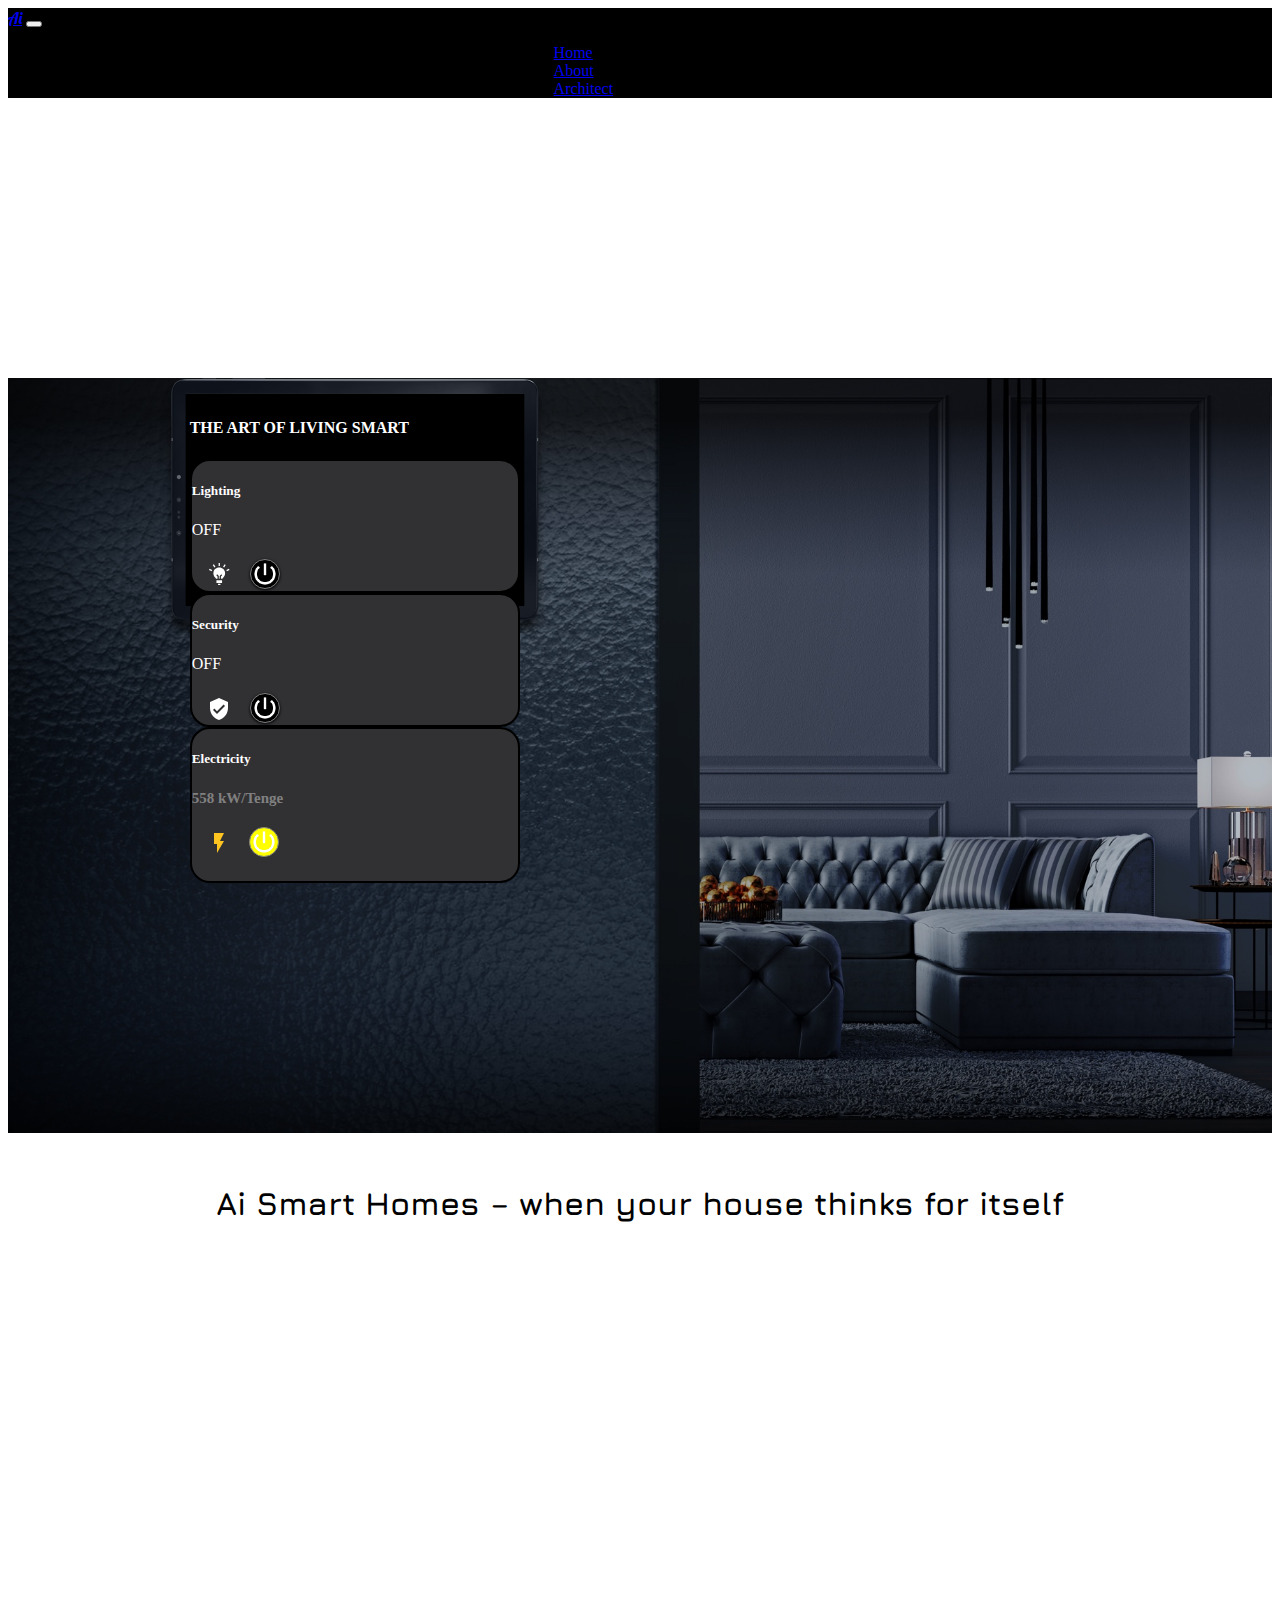
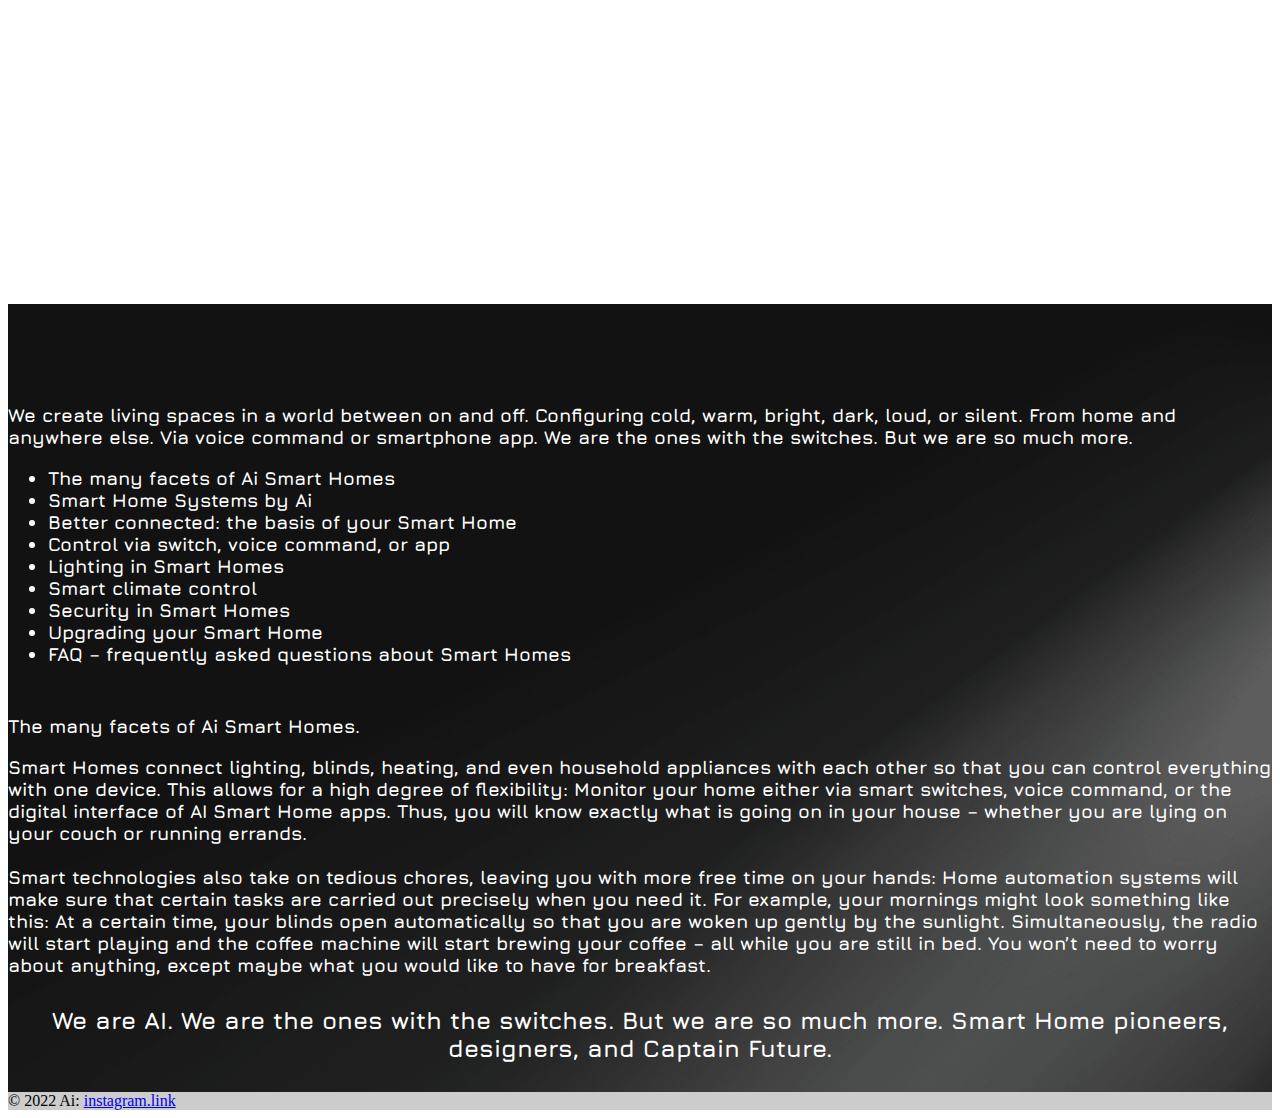
<file: index.html>
<!DOCTYPE html>
<html lang="ru">
<head>
    <meta charset="UTF-8">
    <meta name="viewport" content="width=device-width, initial-scale=1.0">
    <title>Ai</title>
    <link rel="stylesheet" type="text/css" href="style/style.css">
    <link rel="shortcut icon" type="image/jpg" href="img/ailogo.jpg"/>
    <link rel="preconnect" href="https://fonts.googleapis.com">
    <link rel="preconnect" href="https://fonts.gstatic.com" crossorigin>
    <link href="https://fonts.googleapis.com/css2?family=Jura:wght@300&display=swap" rel="stylesheet">
    <link href="https://fonts.googleapis.com/css2?family=Lobster&display=swap" rel="stylesheet">
    <link href="https://cdn.jsdelivr.net/npm/bootstrap@5.0.2/dist/css/bootstrap.min.css" rel="stylesheet" integrity="sha384-EVSTQN3/azprG1Anm3QDgpJLIm9Nao0Yz1ztcQTwFspd3yD65VohhpuuCOmLASjC" crossorigin="anonymous">
    </head>
    <body >
    <header id="header" class="fixed-top">
        <nav class="navbar navbar-expand-lg navbar-dark" style="background-color: black;">
            <div class="container">
                <a href="#" class="navbar-brand">Ai</a>
                <button class="navbar-toggler" type="button" data-bs-toggle="collapse" data-bs-target="#navContent" aria-controls="navContent" aria-expanded="false" aria-label="Toggle navigation">
                    <span class="navbar-toggler-icon"></span>
                </button>
                <div class="collapse navbar-collapse" id="navContent" style="margin-left: 40%;">
                    <ul class="navbar-nav me-auto mb-3 mb-lg-0 ">
                        <li class="nav-item ">
                            <a class="nav-link active" href="index.html">Home</a>
                        </li>
                        <li class="nav-item">
                            <a class="nav-link" href="about.html">About</a>
                        </li>
                        <li class="nav-item">
                            <a class="nav-link" href="architect.html">Architect</a>
                        </li>
                    </ul>
                </div>
            </div>
        </nav>
    </header>

    <div class="container-fluid" id="welcome">
        <div class="row">
            <div class="col-lg-6" style="margin-top:100px;">
                <div id="tablet">
                    <div class="row" id="tablet_content">
                        <div class="col-lg-12">
                            <h4>THE ART OF LIVING SMART</h4>
                        </div>
                        <div class="col-lg-4"  id="tablet_categories">
                            <h5>Lighting</h5>
                            <span class="light_switch">OFF</span>
                            <br>
                            <div class="row" id="button_part">
                                <div class="col-lg-6" id="lamp"></div>
                                <button class="col-lg-6" id="switchlamp" onclick="switchLamp()"></button>
                            </div>
                        </div>
                        <div class="col-lg-4" id="tablet_categories">
                            <h5>Security</h5>
                            <span class="security_status">OFF</span>
                            <br>
                            <div class="row" id="button_part">
                                <div class="col-lg-6" id="securitysvg"></div>
                                <button class="col-lg-6" id="switchsecurity_off" onclick="switchSecurity()"></button>
                            </div>

                        </div>
                        <div class="col-lg-4" id="tablet_categories">
                            <h5>Electricity<h5>
                                <span style="color:gray; font-size: 15px;">558 kW/Tenge</span>
                            <br>
                            <div class="row" id="button_part">
                                <div class="col-lg-6" id="flash"></div>
                                <button class="col-lg-6" id="switch_electricity" onclick="switchElectricity()"><div class="electricity_status" style="display:none;">ON</div></button>
                            </div>

                        </div>
                    </div>
                </div>
            </div>
            <div class="col-lg-6">
                <div class="animation_off">
                    <div class="animation_up animation_1_up "></div>
                    <div class="animation_up animation_2_up"></div>
                    <div class="animation_up animation_3_up"></div>
                    <div class="animation_down animation_1_down"></div>
                    <div class="animation_down animation_2_down"></div>
                    <div class="animation_down animation_3_down"></div>
                    <div class="animation_circle_1 animation_circle_1_1"></div>
                    <div class="animation_circle_1 animation_circle_1_2"></div>
                    <div class="animation_circle_1 animation_circle_1_3"></div>
                    <div class="animation_circle_1 animation_circle_1_4"></div>
                    <div class="animation_circle_1 animation_circle_1_5"></div>
                    <div class="animation_circle_2 animation_circle_1_1"></div>
                    <div class="animation_circle_2 animation_circle_1_2"></div>
                    <div class="animation_circle_2 animation_circle_1_3"></div>
                    <div class="animation_circle_2 animation_circle_1_4"></div>
                    <div class="animation_circle_2 animation_circle_1_5"></div>
                </div>
                <div class="security_alert_1" style="text-align: center;">
                    SECURITY
                    <br>
                    <div class="col-lg-6" id="securitysvg"></div>
                    Security is <span class="security_alert_status">dis</span>abled
                </div>
            </div>
        </div>
    </div>

    <script src="script/script.js"></script>
    <script src="https://code.jquery.com/jquery-3.6.0.slim.min.js" integrity="sha256-u7e5khyithlIdTpu22PHhENmPcRdFiHRjhAuHcs05RI=" crossorigin="anonymous"></script>

    <div class="container-fluid" id="fcontent">
        <h1>Ai Smart Homes – when your house thinks for itself</h1>
    </div>
    <div id="scontent">
    <div class="container" id="about">
        <div class="row" id="row">
            <div class="col-xs-12 col-sm-12 col-me-6 col-lg-6">
               <h3> We create living spaces in a world between on and off. Configuring cold, warm, bright, dark, loud, or silent. From home and anywhere else. Via voice command or smartphone app. We are the ones with the switches. But we are so much more.</h3>
            </div>
            <div class="col-xs-12 col-sm-12 col-me-6 col-lg-6">
                <h3><ul>
                    <li>The many facets of Ai Smart Homes</li>
                    <li>Smart Home Systems by Ai </li>
                    <li>Better connected: the basis of your Smart Home </li>
                    <li>Control via switch, voice command, or app</li>
                    <li>Lighting in Smart Homes </li>
                    <li>Smart climate control </li>
                    <li>Security in Smart Homes </li>
                    <li>Upgrading your Smart Home </li>
                    <li>FAQ – frequently asked questions about Smart Homes</li>
                </ul></h3>
            </div>
        </div>
        <div class="row" id="row">
            <div class="col-xs-12 col-sm-12 col-me-6 col-lg-6">
               <h3>The many facets of Ai Smart Homes.</h3>
            </div>
            <div class="col-xs-12 col-sm-12 col-me-6 col-lg-6">
                <h3>Smart Homes connect lighting, blinds, heating, and even household appliances with each other so that you can control everything with one device. This allows for a high degree of flexibility: Monitor your home either via smart switches, voice command, or the digital interface of AI Smart Home apps. Thus, you will know exactly what is going on in your house – whether you are lying on your couch or running errands. 
                <br><br>
                Smart technologies also take on tedious chores, leaving you with more free time on your hands: Home automation systems will make sure that certain tasks are carried out precisely when you need it. For example, your mornings might look something like this: At a certain time, your blinds open automatically so that you are woken up gently by the sunlight. Simultaneously, the radio will start playing and the coffee machine will start brewing your coffee – all while you are still in bed. You won’t need to worry about anything, except maybe what you would like to have for breakfast.</h3>
            </div>
        </div>
        <h2 class="wai">We are AI. We are the ones with the switches. But we are so much more. Smart Home pioneers, designers, and Captain Future.</h2>
        </div>
    </div>
    





    <footer class="bg-dark text-center text-lg-start">
      <div class="text-center p-3 text-light" style="background-color: rgba(0, 0, 0, 0.2);">
        © 2022 Ai:
        <a class="text-light" href="https://www.instagram.com/aidynazamatov/">instagram.link</a>
      </div>
    </footer>
    <script src="https://cdn.jsdelivr.net/npm/bootstrap@5.0.2/dist/js/bootstrap.bundle.min.js" integrity="sha384-MrcW6ZMFYlzcLA8Nl+NtUVF0sA7MsXsP1UyJoMp4YLEuNSfAP+JcXn/tWtIaxVXM" crossorigin="anonymous"></script>
    
    
</body>
</html>
</file>
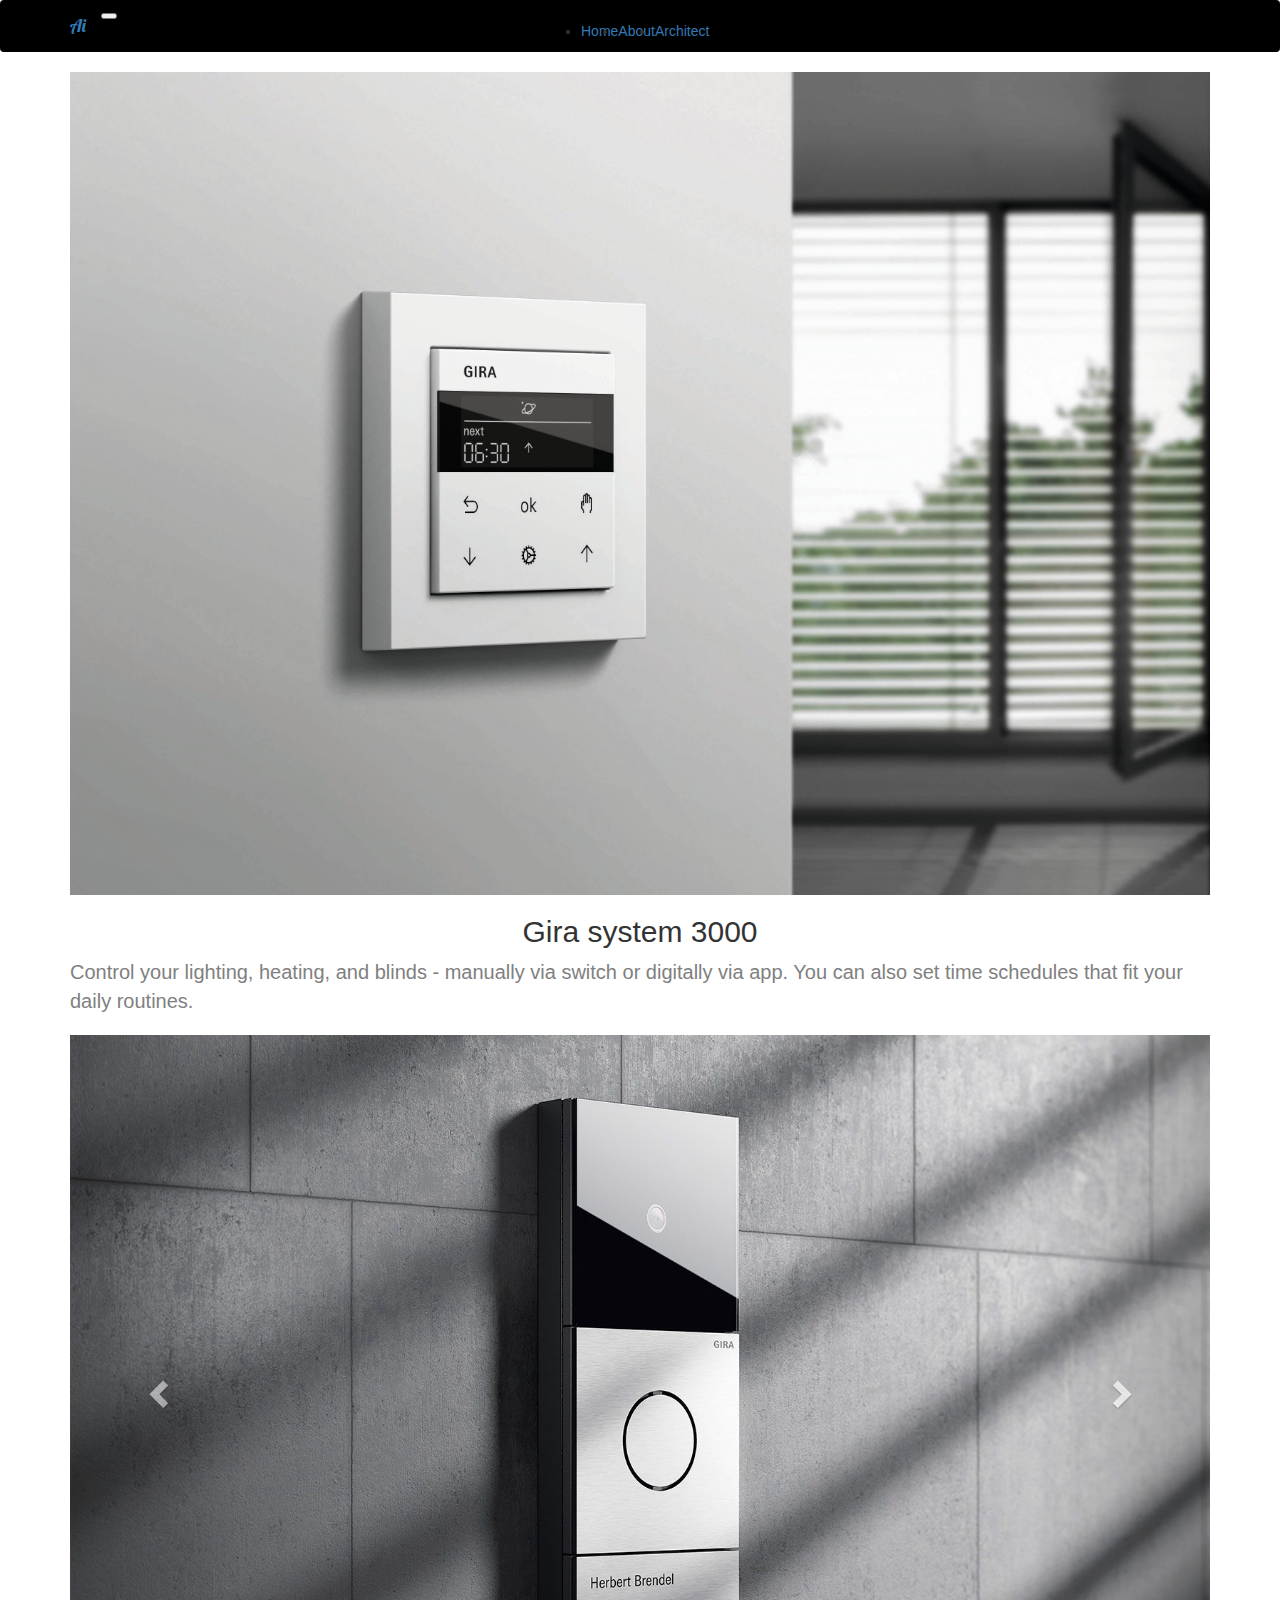
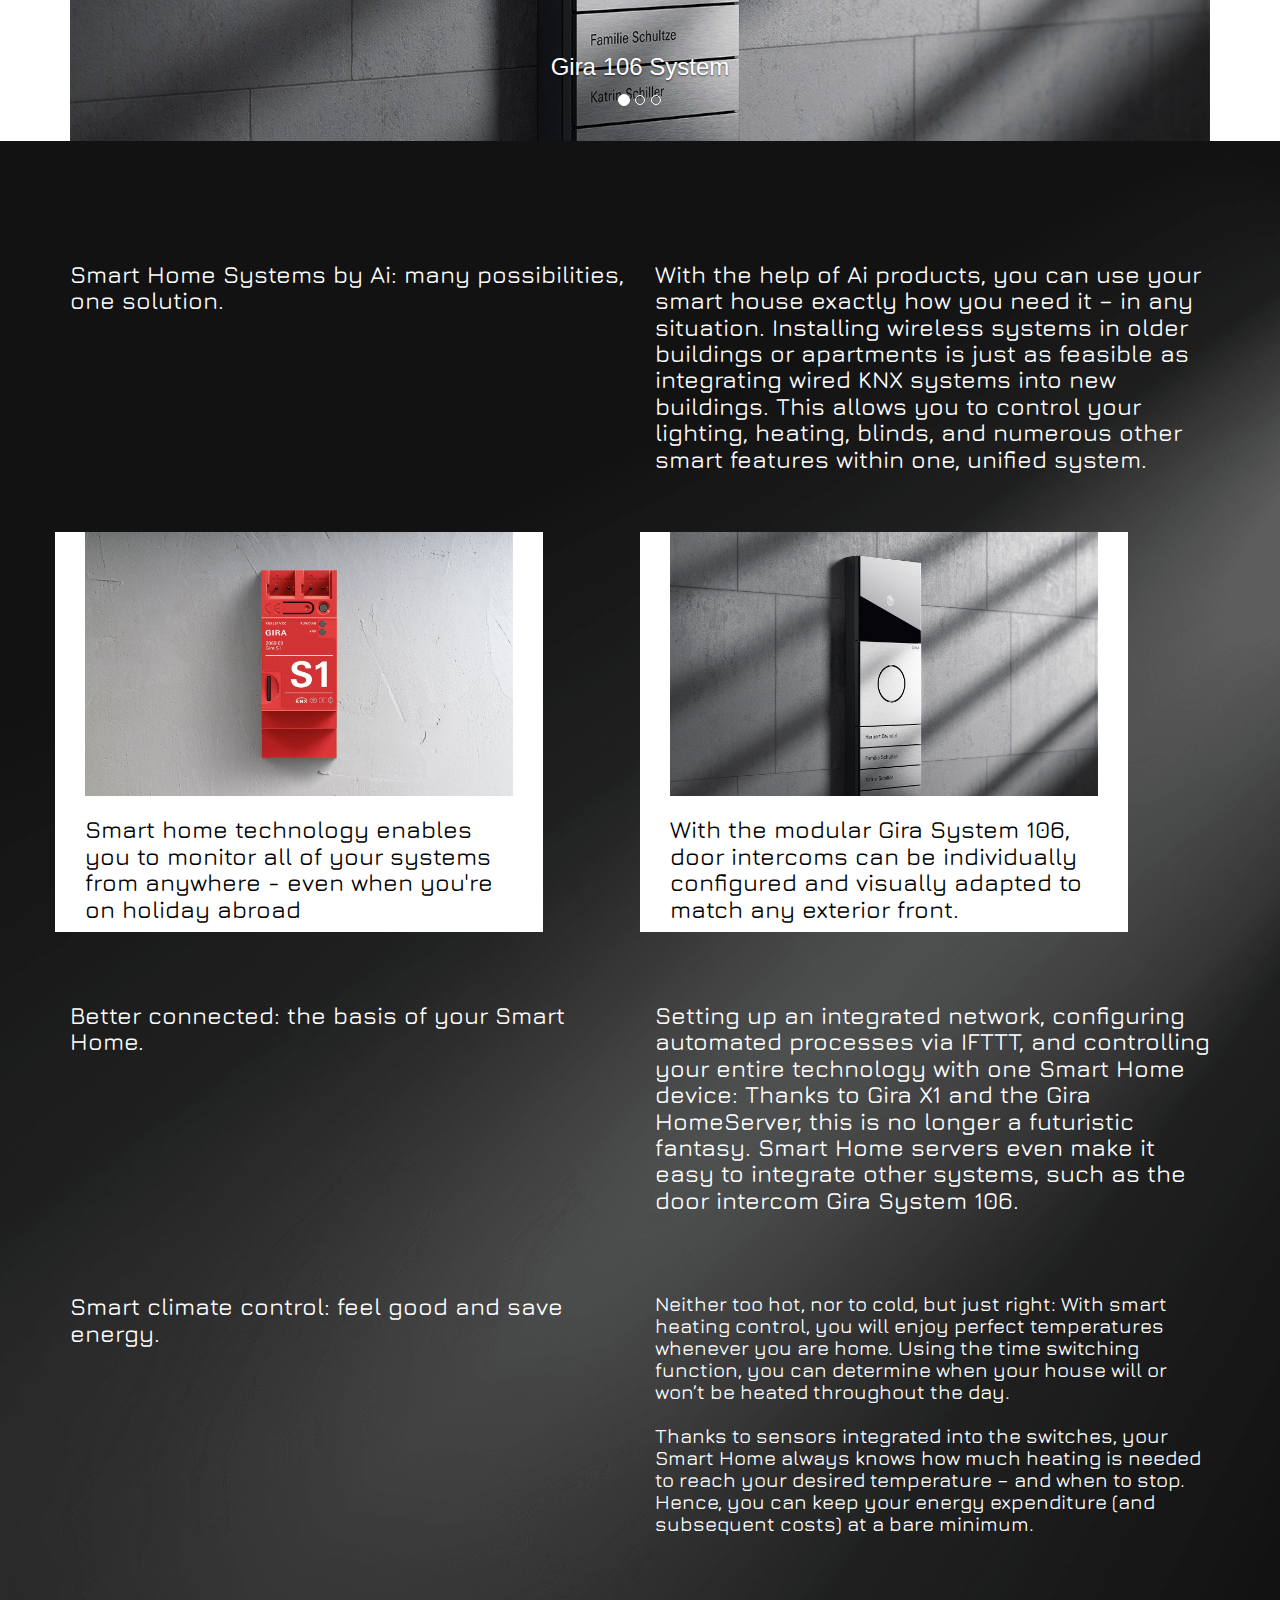
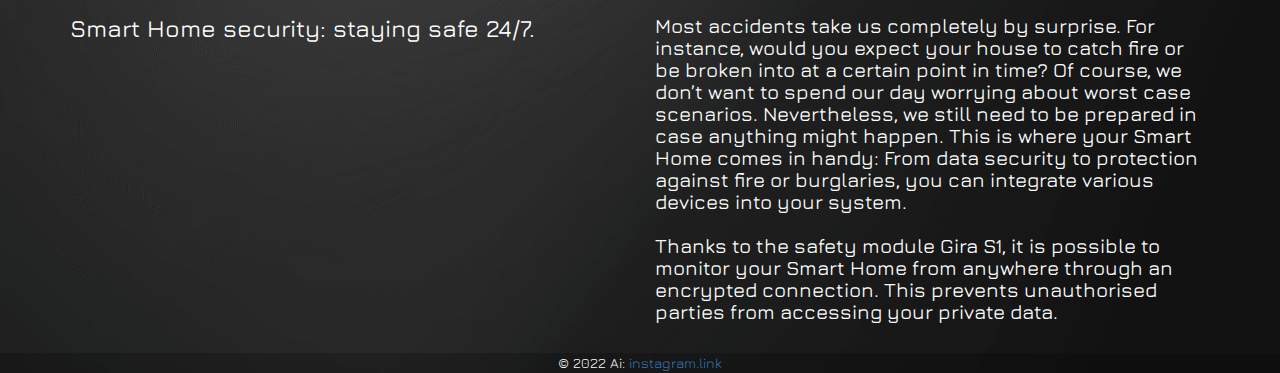
<file: about.html>
<!DOCTYPE html>
<html lang="ru">
<head>
    <meta charset="UTF-8">
    <meta name="viewport" content="width=device-width, initial-scale=1.0">
    <title>Ai</title>
    <link rel="stylesheet" type="text/css" href="style/style.css">
    <link rel="shortcut icon" type="image/jpg" href="img/ailogo.jpg"/>
    <link rel="preconnect" href="https://fonts.googleapis.com">
    <link rel="preconnect" href="https://fonts.gstatic.com" crossorigin>
    <link href="https://fonts.googleapis.com/css2?family=Jura:wght@300&display=swap" rel="stylesheet">
    <link href="https://fonts.googleapis.com/css2?family=Lobster&display=swap" rel="stylesheet">
    <link href="https://cdn.jsdelivr.net/npm/bootstrap@5.0.2/dist/css/bootstrap.min.css" rel="stylesheet" integrity="sha384-EVSTQN3/azprG1Anm3QDgpJLIm9Nao0Yz1ztcQTwFspd3yD65VohhpuuCOmLASjC" crossorigin="anonymous">
    <link rel="stylesheet" href="https://maxcdn.bootstrapcdn.com/bootstrap/3.4.1/css/bootstrap.min.css">
    <script src="https://ajax.googleapis.com/ajax/libs/jquery/3.5.1/jquery.min.js"></script>
    <script src="https://maxcdn.bootstrapcdn.com/bootstrap/3.4.1/js/bootstrap.min.js"></script>
    </head>

<body >
    <header id="header" class="fixed-top">
        <nav class="navbar navbar-expand-lg navbar-dark" style="background-color: black;">
            <div class="container">
                <a href="#" class="navbar-brand">Ai</a>
                <button class="navbar-toggler" type="button" data-bs-toggle="collapse" data-bs-target="#navContent" aria-controls="navContent" aria-expanded="false" aria-label="Toggle navigation">
                    <span class="navbar-toggler-icon"></span>
                </button>
                <div class="collapse navbar-collapse" id="navContent" style="margin-left: 40%;">
                    <ul class="navbar-nav me-auto mb-3 mb-lg-0 ">
                        <li class="nav-item ">
                            <a class="nav-link" href="index.html">Home</a>
                        </li>
                        <li class="nav-item">
                            <a class="nav-link active" href="about.html">About</a>
                        </li>
                        <li class="nav-item">
                            <a class="nav-link" href="architect.html">Architect</a>
                        </li>
                    </ul>
                </div>
            </div>
        </nav>
    </header>
    <div class="container text-center" id="imgdiv">
            <img src="img/aisystem.jpg">
            <h2>Gira system 3000</h2>
            <p>Control your lighting, heating, and blinds - manually via switch or digitally via app. You can also set time schedules that fit your daily routines.</p>
        </div>
          <div class="container">
  <div id="myCarousel" class="carousel slide" data-ride="carousel">
    <!-- Indicators -->
    <ol class="carousel-indicators">
      <li data-target="#myCarousel" data-slide-to="0" class="active"></li>
      <li data-target="#myCarousel" data-slide-to="1"></li>
      <li data-target="#myCarousel" data-slide-to="2"></li>
    </ol>

    <div class="carousel-inner">

      <div class="item active">
        <img src="img/gira106.jpg" alt="Los Angeles" style="width:100%;">
        <div class="carousel-caption">
          <h3>Gira 106 System</h3>
        </div>
      </div>

      <div class="item">
        <img src="img/architect.jpg" alt="Chicago" style="width:100%;">
        <div class="carousel-caption">
          <h3>Architecture</h3>
        </div>
      </div>
    
      <div class="item">
        <img src="img/fairs.jpg" alt="New York" style="width:100%;">
        <div class="carousel-caption">
          <h3>Fairs & Events</h3>
        </div>
      </div>
  
    </div>
    <a class="left carousel-control" href="#myCarousel" data-slide="prev">
      <span class="glyphicon glyphicon-chevron-left"></span>
      <span class="sr-only">Previous</span>
    </a>
    <a class="right carousel-control" href="#myCarousel" data-slide="next">
      <span class="glyphicon glyphicon-chevron-right"></span>
      <span class="sr-only">Next</span>
    </a>
  </div>
</div>
    <div id="scontent">
    <div class="container" id="about">
        <div class="row" id="row">
            <div class="col-xs-12 col-sm-12 col-me-6 col-lg-6">
               <h3>Smart Home Systems by Ai: many possibilities, one solution.</h3>
            </div>
            <div class="col-xs-12 col-sm-12 col-me-6 col-lg-6">
                <h3>With the help of Ai products, you can use your smart house exactly how you need it – in any situation. Installing wireless systems in older buildings or apartments is just as feasible as integrating wired KNX systems into new buildings. This allows you to control your lighting, heating, blinds, and numerous other smart features within one, unified system. </h3>
            </div>
        </div>
        <div class="row" id="row" >
            <div class="col-lg-5 col-xs-5 col-sm-5 col-me-5"  id="giraimg">
                <div class="col-lg-12 ">
                   <img src="img/giras1.jpg">
                </div>
                <div class="col-lg-12">
                    <h3 >Smart home technology enables you to monitor all of your systems from anywhere - even when you're on holiday abroad</h3>
                </div>
            </div>
            <div class="col-lg-1 col-xs-1 col-sm-1 col-me-1"></div>
            <div class="col-lg-5 col-xs-5 col-sm-5 col-me-5" id="giraimg">
                <div class="col-lg-12">
                   <img src="img/gira106.jpg">
                </div>
                <div class="col-lg-12">
                    <h3 >With the modular Gira System 106, door intercoms can be individually configured and visually adapted to match any exterior front.</h3>
                </div>
            </div>
        </div>
        <div class="row" id="row">
            <div class="col-xs-12 col-sm-12 col-me-6 col-lg-6">
               <h3>Better connected: the basis of your Smart Home.</h3>
            </div>
            <div class="col-xs-12 col-sm-12 col-me-6 col-lg-6">
                <h3>Setting up an integrated network, configuring automated processes via IFTTT, and controlling your entire technology with one Smart Home device: Thanks to Gira X1 and the Gira HomeServer, this is no longer a futuristic fantasy. Smart Home servers even make it easy to integrate other systems, such as the door intercom Gira System 106.</h3>
            </div>
        </div>
        <div class="row" id="row">
            <div class="col-xs-12 col-sm-12 col-me-6 col-lg-6">
               <h3>Smart climate control: feel good and save energy.</h3>
            </div>
            <div class="col-xs-12 col-sm-12 col-me-6 col-lg-6">
                <h3 style="font-size: 20px;">Neither too hot, nor to cold, but just right: With smart heating control, you will enjoy perfect temperatures whenever you are home. Using the time switching function, you can determine when your house will or won’t be heated throughout the day.<br><br> Thanks to sensors integrated into the switches, your Smart Home always knows how much heating is needed to reach your desired temperature – and when to stop. Hence, you can keep your energy expenditure (and subsequent costs) at a bare minimum.  </h3>
            </div>
        </div>
        
        <div class="row" id="row" style="margin-bottom: 20px;">

            <div class="col-xs-12 col-sm-12 col-me-6 col-lg-6">
               <h3>Smart Home security: staying safe 24/7.</h3>
            </div>
            <div class="col-xs-12 col-sm-12 col-me-6 col-lg-6">
                <h3 style="font-size: 20px;">Most accidents take us completely by surprise. For instance, would you expect your house to catch fire or be broken into at a certain point in time? Of course, we don’t want to spend our day worrying about worst case scenarios. Nevertheless, we still need to be prepared in case anything might happen. This is where your Smart Home comes in handy: From data security to protection against fire or burglaries, you can integrate various devices into your system.<br><br> Thanks to the safety module Gira S1, it is possible to monitor your Smart Home from anywhere through an encrypted connection. This prevents unauthorised parties from accessing your private data. </h3>
            </div>
        </div>
    </div>





    <footer class="bg-dark text-center text-lg-start">
      <div class="text-center p-3 text-light" style="background-color: rgba(0, 0, 0, 0.2);">
        © 2022 Ai:
        <a class="text-light" href="https://www.instagram.com/aidynazamatov/">instagram.link</a>
      </div>
    </footer>
    <script src="https://cdn.jsdelivr.net/npm/bootstrap@5.0.2/dist/js/bootstrap.bundle.min.js" integrity="sha384-MrcW6ZMFYlzcLA8Nl+NtUVF0sA7MsXsP1UyJoMp4YLEuNSfAP+JcXn/tWtIaxVXM" crossorigin="anonymous"></script>
    <script src="https://cdn.jsdelivr.net/npm/@popperjs/core@2.9.3/dist/umd/popper.min.js" integrity="sha384-W8fXfP3gkOKtndU4JGtKDvXbO53Wy8SZCQHczT5FMiiqmQfUpWbYdTil/SxwZgAN" crossorigin="anonymous"></script>
    <script src="https://cdn.jsdelivr.net/npm/bootstrap@5.1.1/dist/js/bootstrap.min.js" integrity="sha384-skAcpIdS7UcVUC05LJ9Dxay8AXcDYfBJqt1CJ85S/CFujBsIzCIv+l9liuYLaMQ/" crossorigin="anonymous"></script>
    
    
</body>
</html>
</file>
<file: style/style.css>
#fcontent{
	background: url(../img/fcontent.png) no-repeat;
	background-size: auto;
	background-position: -100px;
	height: 750px;
	background-attachment: fixed;
  background-position: center;
  background-repeat: no-repeat;
  background-size: cover;
}
#fcontent h1{
	padding-top: 30px;
	text-align: center;
	font-family: 'Jura', sans-serif;
}
#scontent{
	background: #121212 url(../img/aboutbckg.png) no-repeat;
	background-size: cover;
	color: white;
	font-family: 'Jura', sans-serif;
}
#about{
	padding-top: 50px;
}
#row{
	margin-top: 50px;
}
.wai{
	text-align: center;
	margin-top: 30px;
	margin-bottom: 0;
	padding-bottom: 30px;
}
.container img{
	width: 100%;
}
.container p{
	margin-bottom: 0;
	color: gray;
	font-size: 20px;
	text-align: left;
}
#imgdiv{
	margin-bottom: 20px;
}
#giraimg{
	background-color: white;
	color: black;
}

.contact-form {
	max-width: 600px;
	margin: auto;
	padding: 0 10px;
	overflow: hidden;
}

.contact-form-text {
	display: block;
	width: 600px;	
	box-sizing: border-box;
	margin: 16px 0; 
	border: 0;
	background: #111;
	padding: 20px 40px;
	outline: none;
	color: #ddd;
	transition: 0.5s;
}

.contact-form-text:hover{
	box-shadow: 0 0 10px 4px #34495e;
}


.textarea {
 	resize: none;
 	height: 120px;
 }


 .contact-from-button{
 	float: right;
 	border: 0;
 	background: #34495e;
 	color: #fff;
 	padding: 12px 50px;
 	border-radius: 20px;
 	transition: 0.5s;
 }

 .contact-from-button:hover {
 	background: #2980b9;
 }
.navbar-brand{
	font-family: 'Lobster', cursive;
}

@media (max-width: 1150px) { 
	#welcome{
		display: none;
	}
	#fcontent{
		margin-top: 50px;
	}
}
#welcome{
	background: url(../img/welcome_off.jpg) no-repeat;
	background-size: cover;
	height: 755px;
}
#tablet{
	background: url(../img/welcome_tablet.png) no-repeat;
	background-size: cover;
	width: 390px;
	height: 255px;
	margin-left: 12%;
	margin-top: 280px;
}
#tablet_content{
	color: white;
	padding-top: 20px;
	margin-left: 30px;
	width: 330px;
}
#switchlamp{
	height: 30px;
	width: 30px;
	background:url(../img/switch.png) no-repeat;
	background-color: black;
	background-size: cover;
	border: 1px solid gray;
	border-radius: 50px;
	text-align: right;
	display: inline-block;
	margin-left: 15px;
	box-shadow: 0px 1px 3px;
}
#switchlamp:active{
	box-shadow: 0px 0px 1px;
}
#switchsecurity_on{
	height: 30px;
	width: 30px;
	background: yellow url(../img/switch.png) no-repeat;
	background-size: cover;
	border: 1px solid gray;
	border-radius: 50px;
	text-align: right;
	display: inline-block;
	margin-left: 15px;
	box-shadow: 0px 1px 3px;
}
#switchsecurity_on:active{
	box-shadow: 0px 0px 1px;
}
#switchsecurity_off{
	height: 30px;
	width: 30px;
	background: black url(../img/switch.png) no-repeat;
	background-size: cover;
	border: 1px solid gray;
	border-radius: 50px;
	text-align: right;
	display: inline-block;
	margin-left: 15px;
	box-shadow: 0px 1px 3px;
}
#switchsecurity_off:active{
	box-shadow: 0px 0px 1px;
}
#switch_on1{
	height: 30px;
	width: 30px;
	background: url(../img/switch.png) no-repeat;
	background-color: yellow;
	background-size: cover;
	border: 1px solid gray;
	border-radius: 50px;
	text-align: right;
	display: inline-block;
	margin-left: 15px;
}
#switch_on1:active{
	box-shadow: 0px 0px 6px;
}
#switch_electricity{
	height: 30px;
	width: 30px;
	background: url(../img/switch.png) no-repeat;
	background-color: yellow;
	background-size: cover;
	border: 1px solid gray;
	border-radius: 50px;
	text-align: right;
	display: inline-block;
	margin-left: 15px;
}
#switch_electricity:active{
	box-shadow: 0px 0px 6px;
}
#switch_off_electricity{
	height: 30px;
	width: 30px;
	background: black url(../img/switch.png) no-repeat;
	background-size: cover;
	border: 1px solid gray;
	border-radius: 50px;
	text-align: right;
	display: inline-block;
	margin-left: 15px;
}
#switch_off_electricity:active{
	box-shadow: 0px 0px 6px;
}
#tablet_categories{
	background-color: #313033;
	border: 2px solid black;
	border-radius: 20px;
}
#button_part{
	display: inline-block;
	margin-top: 20px;
	text-align: right;
}
#lamp{
	background: url(../img/lamp.svg) no-repeat;
	background-size: cover;
	display: inline-block;
	width: 24px;
	height: 24px;
	margin-left: 15px;
}
#flash{
	background: url(../img/flash.svg) no-repeat;
	background-size: cover;
	display: inline-block;
	width: 24px;
	height: 24px;
	margin-left: 15px;
}
#securitysvg{
	background: url(../img/security.svg) no-repeat;
	background-size: cover;
	display: inline-block;
	width: 24px;
	height: 24px;
	margin-left: 15px;
}
.animation_up{
	position: absolute;
	margin-top: 420px;
	margin-left: 560px;
	background: url(../img/rectangle.svg) no-repeat;
	background-size: contain;
	height: 10px;
	width: 150px;
	animation-iteration-count: infinite;
  	animation-duration: 2s;
  	animation-timing-function: linear;
  	animation-name: slideup;
}
.animation_2_up{
	animation-delay: .5s;
	opacity: 0;
}
.animation_3_up{
	animation-delay: 1s;
	opacity: 0;
}

@keyframes slideup {
  from {
    opacity: .5;
  }

  to {
  	margin-top: 330px;
  	width: 200px;
    opacity: 0;
    margin-left: 535px;
  }
}
.animation_down{
	position: absolute;
	margin-top: 490px;
	margin-left: 560px;
	background: url(../img/rectangle.svg) no-repeat;
	background-size: contain;
	height: 10px;
	width: 150px;
	animation-iteration-count: infinite;
  	animation-duration: 2s;
  	animation-timing-function: linear;
  	animation-name: slidedown;
}
.animation_2_down{
	animation-delay: .5s;
	opacity: 0;
}
.animation_3_down{
	animation-delay: 1s;
	opacity: 0;
}
@keyframes slidedown {
  from {
    opacity: .5;
  }

  to {
  	margin-top: 580px;
  	width: 200px;
    opacity: 0;
    margin-left: 535px;
  }
}
.animation_circle_1{
	position: absolute;
	margin-top: 235px;
	margin-left: 325px;
	background: url(../img/circle.svg) no-repeat;
	background-size: contain;
	height: 10px;
	width: 30px;
	animation-iteration-count: infinite;
  	animation-duration: 3s;
  	animation-timing-function: ease-in;
  	animation-name: circle_1;
}
.animation_circle_1_2{
	animation-delay: .5s;
	opacity: 0;
}
.animation_circle_1_3{
	animation-delay: 1s;
	opacity: 0;
}
.animation_circle_1_4{
	animation-delay: 1.5s;
	opacity: 0;
}
.animation_circle_1_5{
	animation-delay: 2s;
	opacity: 0;
}

@keyframes circle_1 {
  from {
    opacity: .7;
  }

  to {
  	margin-top: 320px;
  	width: 70px;
    opacity: 0;
    margin-left: 305px;
  }
}
.animation_circle_2{
	position: absolute;
	margin-top: 271px;
	margin-left: 386px;
	background: url(../img/circle.svg) no-repeat;
	background-size: contain;
	height: 10px;
	width: 30px;
	animation-iteration-count: infinite;
  	animation-duration: 3s;
  	animation-timing-function: ease-in;
  	animation-name: circle_2;
}

.animation_circle_2_2{
	animation-delay: .5s;
	opacity: 0;
}
.animation_circle_2_3{
	animation-delay: 1s;
	opacity: 0;
}
.animation_circle_2_4{
	animation-delay: 1.5s;
	opacity: 0;
}
.animation_circle_2_5{
	animation-delay: 2s;
	opacity: 0;
}
@keyframes circle_2 {
  from {
    opacity: .7;
  }

  to {
  	margin-top: 350px;
  	width: 70px;
    opacity: 0;
    margin-left: 376px;
  }
}
.animation_off{
	display: none;
}
.security_alert_1{
	background: rgba(255, 255, 255, 0.12);
	color: white;
	padding: 10px;
	border-radius: 10px;
	width: 250px;
	margin-top: 600px;
	margin-left: 400px;
	font-weight: bold;
	font-family: 'Jura', sans-serif;
  	animation-duration: 3s;
  	opacity: 0;
}
@keyframes security {
  0%{
    opacity: .5;
  }
  50%{
  	opacity: 1;
  }
  100%{
  	margin-top: 520px;
    opacity: 0;
  }
}
.sendbutton{
	position: relative;
  background-color: #04AA6D;
  border: none;
  font-size: 28px;
  color: #FFFFFF;
  padding: 20px;
  width: 200px;
  text-align: center;
  -webkit-transition-duration: 0.4s; /* Safari */
  transition-duration: 0.4s;
  text-decoration: none;
  overflow: hidden;
  cursor: pointer;
  border-radius: 50px;
  margin-bottom: 10px;
}

.sendbutton:after {
  content: "";
  background: #90EE90;
  display: block;
  position: absolute;
  padding-top: 300%;
  padding-left: 350%;
  margin-left: -20px!important;
  margin-top: -120%;
  opacity: 0;
  transition: all 0.8s
}

.sendbutton:active:after {
  padding: 0;
  margin: 0;
  opacity: 1;
  transition: 0s
}
</file>
